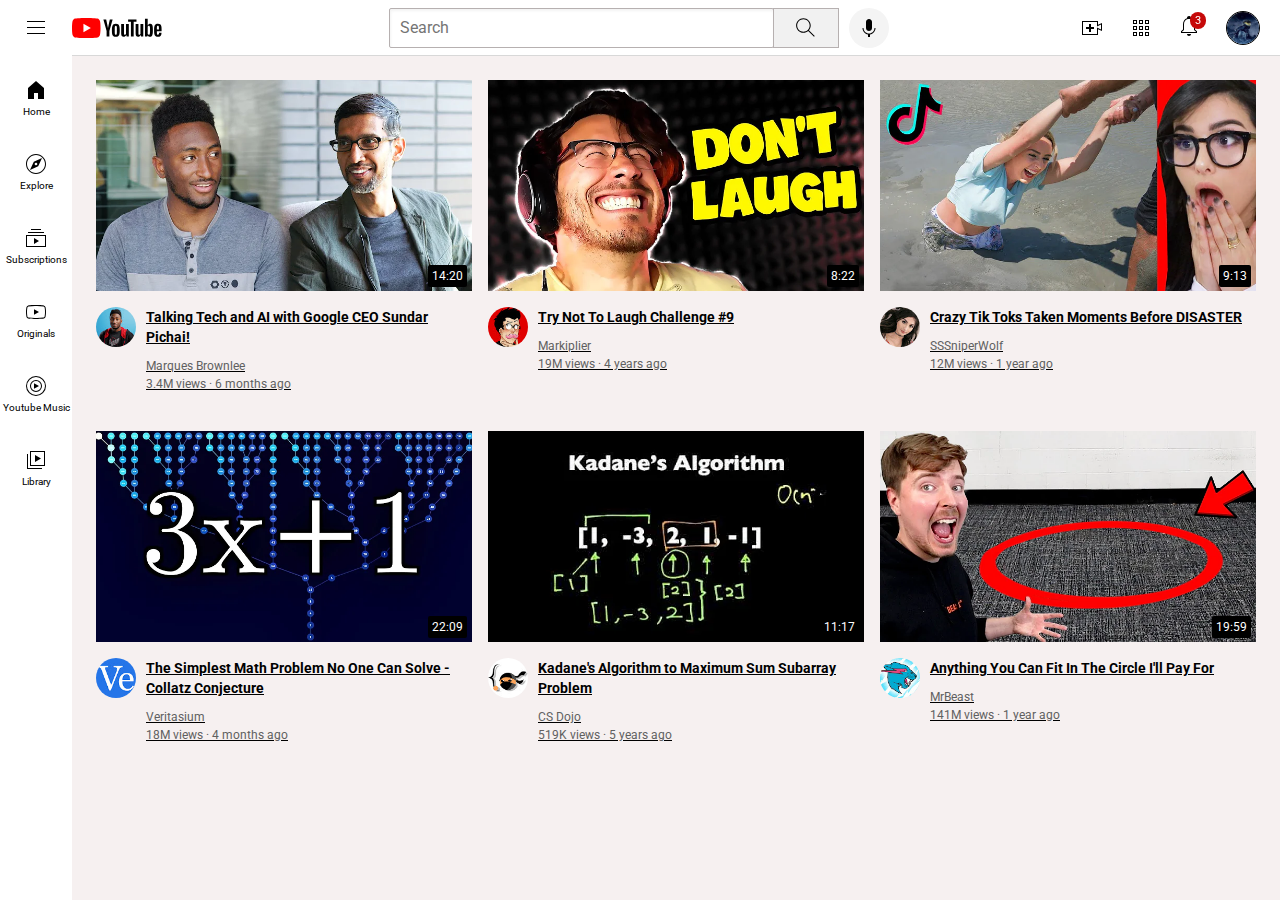
<file: index.html>
<!DOCTYPE html>
<html>
    <head>
        <title>Youtube.com Clone</title>


        <link rel="preconnect" href="https://fonts.googleapis.com">
        <link rel="preconnect" href="https://fonts.gstatic.com" crossorigin>
        <link href="https://fonts.googleapis.com/css2?family=Roboto:wght@400;700&display=swap" rel="stylesheet">

        <link rel="stylesheet" href="youtubestyles/general.css">
        <link rel="stylesheet" href="youtubestyles/header.css">
        <link rel="stylesheet" href="youtubestyles/video.css">
        <link rel="stylesheet"  href="youtubestyles/sidebar.css">
        
    </head>
    <body>
        <div class="header">
            <div class="left-section">
                <img class="hamburger-menu" src="icons/hamburger-menu.svg" alt="">
                <img class="youtube-logo" src="icons/youtube-logo.svg">
            </div>
            <div class="middle-section">
                <input class="search-bar" type="text" placeholder="Search">
                <button class="search-button">
                    <img class="search-icon" src="icons/search.svg">
                    <div class="tooltip">Search</div>
                </button>
                <button class="voice-button">
                    <img class="voice-icon" src="icons/voice-search-icon.svg">
                    <div class="tooltip">Search with your voice</div>
                </button>
            </div>
            <div class="right-section">
                <div class="upload-icon-container">
                    <img class="upload-icon" src="icons/upload.svg">
                    <div class="tooltip">Create</div>
                </div>
                
                <img class="youtube-apps-icon" src="icons/youtube-apps.svg">
                <div class="notifications-icon-container">
                    <img class="notifications-icon" src="icons/notifications.svg">
                    <div class="notifications-count">3</div>
                </div>
                <img class="halo" src="channel-pictures/Halopfp.jpeg">
            </div>
            
        </div>

        <div class="sidebar">
            <div class="sidebar-link">
                <img class="sidebar-link" src="icons/home.svg"> 
                <div>Home</div>
            </div>
            <div class="sidebar-link">
                <img class="sidebar-link" src="icons/explore.svg"> 
                <div>Explore</div>
            </div>
            <div class="sidebar-link">
                <img class="sidebar-link" src="icons/subscriptions.svg">
                <div>Subscriptions</div>
            </div>                 
            <div class="sidebar-link">
               <img class="sidebar-link" src="icons/originals.svg">
                <div>Originals</div>
            </div>                
            <div class="sidebar-link">
                <img class="sidebar-link" src="icons/youtube-music.svg">
                <div>Youtube Music</div>
            </div>                
            <div class="sidebar-link">
                <img class="sidebar-link" src="icons/library.svg">
                <div>Library</div>
            </div>
                
        </div>
        
    
        <div class="video-grid">
            <div class="video-preview">
                <div class="thumbnail-row">
                    <img class="thumbnail" src="thumbnails/thumbnail-1.webp">
                    <div class="video-time">14:20</div>
                </div>
                <div class="video-info-grid">
                    <div class="channel-picture">
                        <img class="profile-picture" src="channel-pictures/channel-1.jpeg">
                    </div>
                    <div class="video-info">
                        <p class="video-title">
                            Talking Tech and AI with Google CEO Sundar Pichai!
                        </p>
                        <p class="video-author">
                            Marques Brownlee
                        </p>
                        <p class="video-stats">
                            3.4M views &#183; 6 months ago
                        </p>
                    </div>               
                </div>
            </div>
            <div class="video-preview">
                <div class="thumbnail-row">
                    <img class="thumbnail" src="thumbnails/thumbnail-2.webp">
                    <div class="video-time">8:22</div>
                </div>
                <div class="video-info-grid">
                    <div class="channel-picture">
                        <img class="profile-picture" src="channel-pictures/channel-2.jpeg">
                    </div>
                    <div class="video-info">
                        <p class="video-title">
                            Try Not To Laugh Challenge #9
                        </p>
                        <p class="video-author">
                            Markiplier
                        </p>
                        <p class="video-stats">
                            19M views · 4 years ago
                        </p>
                    </div>               
                </div>
            </div>
            <div class="video-preview">
                <div class="thumbnail-row">
                    <img class="thumbnail" src="thumbnails/thumbnail-3.webp">
                    <div class="video-time">9:13</div>
                </div>
                <div class="video-info-grid">
                    <div class="channel-picture">
                        <img class="profile-picture" src="channel-pictures/channel-3.jpeg">
                    </div>
                    <div class="video-info">
                        <p class="video-title">
                            Crazy Tik Toks Taken Moments Before DISASTER
                        </p>
                        <p class="video-author">
                            SSSniperWolf
                        </p>
                        <p class="video-stats">
                            12M views · 1 year ago
                        </p>
                    </div>               
                </div>
            </div>
            <div class="video-preview">
                <div class="thumbnail-row">
                    <img class="thumbnail" src="thumbnails/thumbnail-4.webp">
                    <div class="video-time">22:09</div>
                </div>
                <div class="video-info-grid">
                    <div class="channel-picture">
                        <img class="profile-picture" src="channel-pictures/channel-4.jpeg">
                    </div>
                    <div class="video-info">
                        <p class="video-title">
                            The Simplest Math Problem No One Can Solve - Collatz Conjecture
                        </p>
                        <p class="video-author">
                            Veritasium
                        </p>
                        <p class="video-stats">
                            18M views · 4 months ago
                        </p>
                    </div>               
                </div>
            </div>
            <div class="video-preview">
                <div class="thumbnail-row">
                    <img class="thumbnail" src="thumbnails/thumbnail-5.webp">
                    <div class="video-time">11:17</div>
                </div>
                <div class="video-info-grid">
                    <div class="channel-picture">
                        <img class="profile-picture" src="channel-pictures/channel-5.jpeg">
                    </div>
                    <div class="video-info">
                        <p class="video-title">
                            Kadane's Algorithm to Maximum Sum Subarray Problem
                        </p>
                        <p class="video-author">
                            CS Dojo
                        </p>
                        <p class="video-stats">
                            519K views · 5 years ago
                        </p>
                    </div>               
                </div>
            </div>
            <div class="video-preview">
                <div class="thumbnail-row">
                    <img class="thumbnail" src="thumbnails/thumbnail-6.webp">
                    <div class="video-time">19:59</div>
                </div>
                <div class="video-info-grid">
                    <div class="channel-picture">
                        <img class="profile-picture" src="channel-pictures/channel-6.jpeg">
                    </div>
                    <div class="video-info">
                        <p class="video-title">
                            Anything You Can Fit In The Circle I&#39;ll Pay For
                        </p>
                        <p class="video-author">
                            MrBeast
                        </p>
                        <p class="video-stats">
                            141M views · 1 year ago
                        </p>
                    </div>               
                </div>
            </div>
        </div>
        
            

    </body>
</html>
</file>
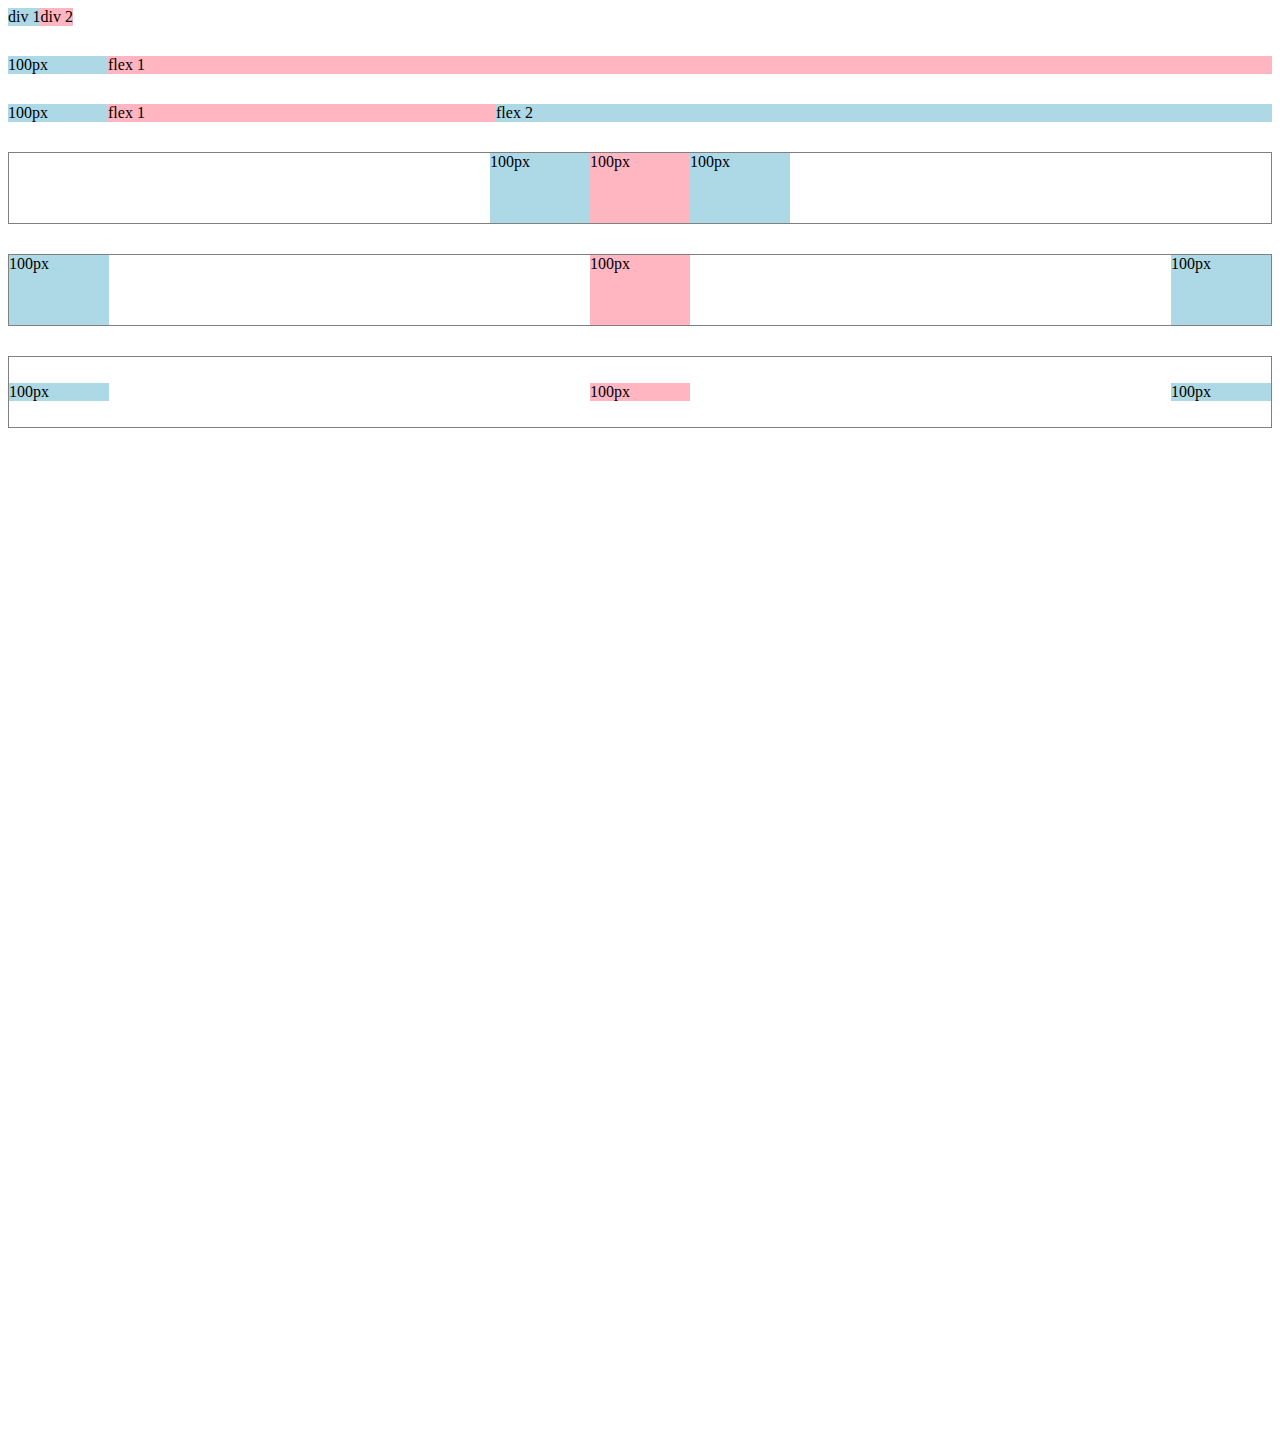
<file: flexbox.html>
<!DOCTYPE html>
<html>

<head>
	<title>flexbox</title>

</head>

<body style="padding-bottom: 1000px;">
	<div style="
		display: flex;
		flex-direction: row;
		">
		<div style="background-color: lightblue;">div 1</div>
		<div style="background-color: lightpink;">div 2</div>
	</div>

	<div style="
		margin-top: 30px;
		display: flex;
		flex-direction: row;
		">
		<div style="
			  background-color: lightblue;
			  width: 100px;
			">100px
		</div>
		<div style="background-color: lightpink;
			  flex: 1;
			">flex 1
		</div>
	</div>

	<div style="display: flex;
		flex-direction: row;
		margin-top: 30px;">
		<div style="background-color: lightblue;
		width: 100px;">100px</div>
		<div style="background-color: lightpink;
		flex: 1;">flex 1</div>
		<div style="background-color: lightblue;
		flex: 2;">flex 2</div>
	</div>

	<div style="display: flex;
		flex-direction: row;
		justify-content: center;
		margin-top: 30px;
		height: 70px;
		border-width: 1px;
		border-style: solid;
		border-color: gray;">
		<div style="background-color: lightblue;
		width: 100px;">100px</div>
		<div style="background-color: lightpink;
		width: 100px;">100px</div>
		<div style="background-color: lightblue;
		width: 100px;">100px</div>
	</div>

	<div style="display: flex;
		flex-direction: row;
		justify-content: space-between;
		margin-top: 30px;
		height: 70px;
		border-width: 1px;
		border-style: solid;
		border-color: gray;">
		<div style="background-color: lightblue;
		width: 100px;">100px</div>
		<div style="background-color: lightpink;
		width: 100px;">100px</div>
		<div style="background-color: lightblue;
		width: 100px;">100px</div>
	</div>

	<div style="display: flex;
		flex-direction: row;
		justify-content: space-between;
		align-items: center;
		margin-top: 30px;
		height: 70px;
		border-width: 1px;
		border-style: solid;
		border-color: gray;">
		<div style="background-color: lightblue;
		width: 100px;">100px</div>
		<div style="background-color: lightpink;
		width: 100px;">100px</div>
		<div style="background-color: lightblue;
		width: 100px;">100px</div>
	</div>

</body>

</html>
</file>
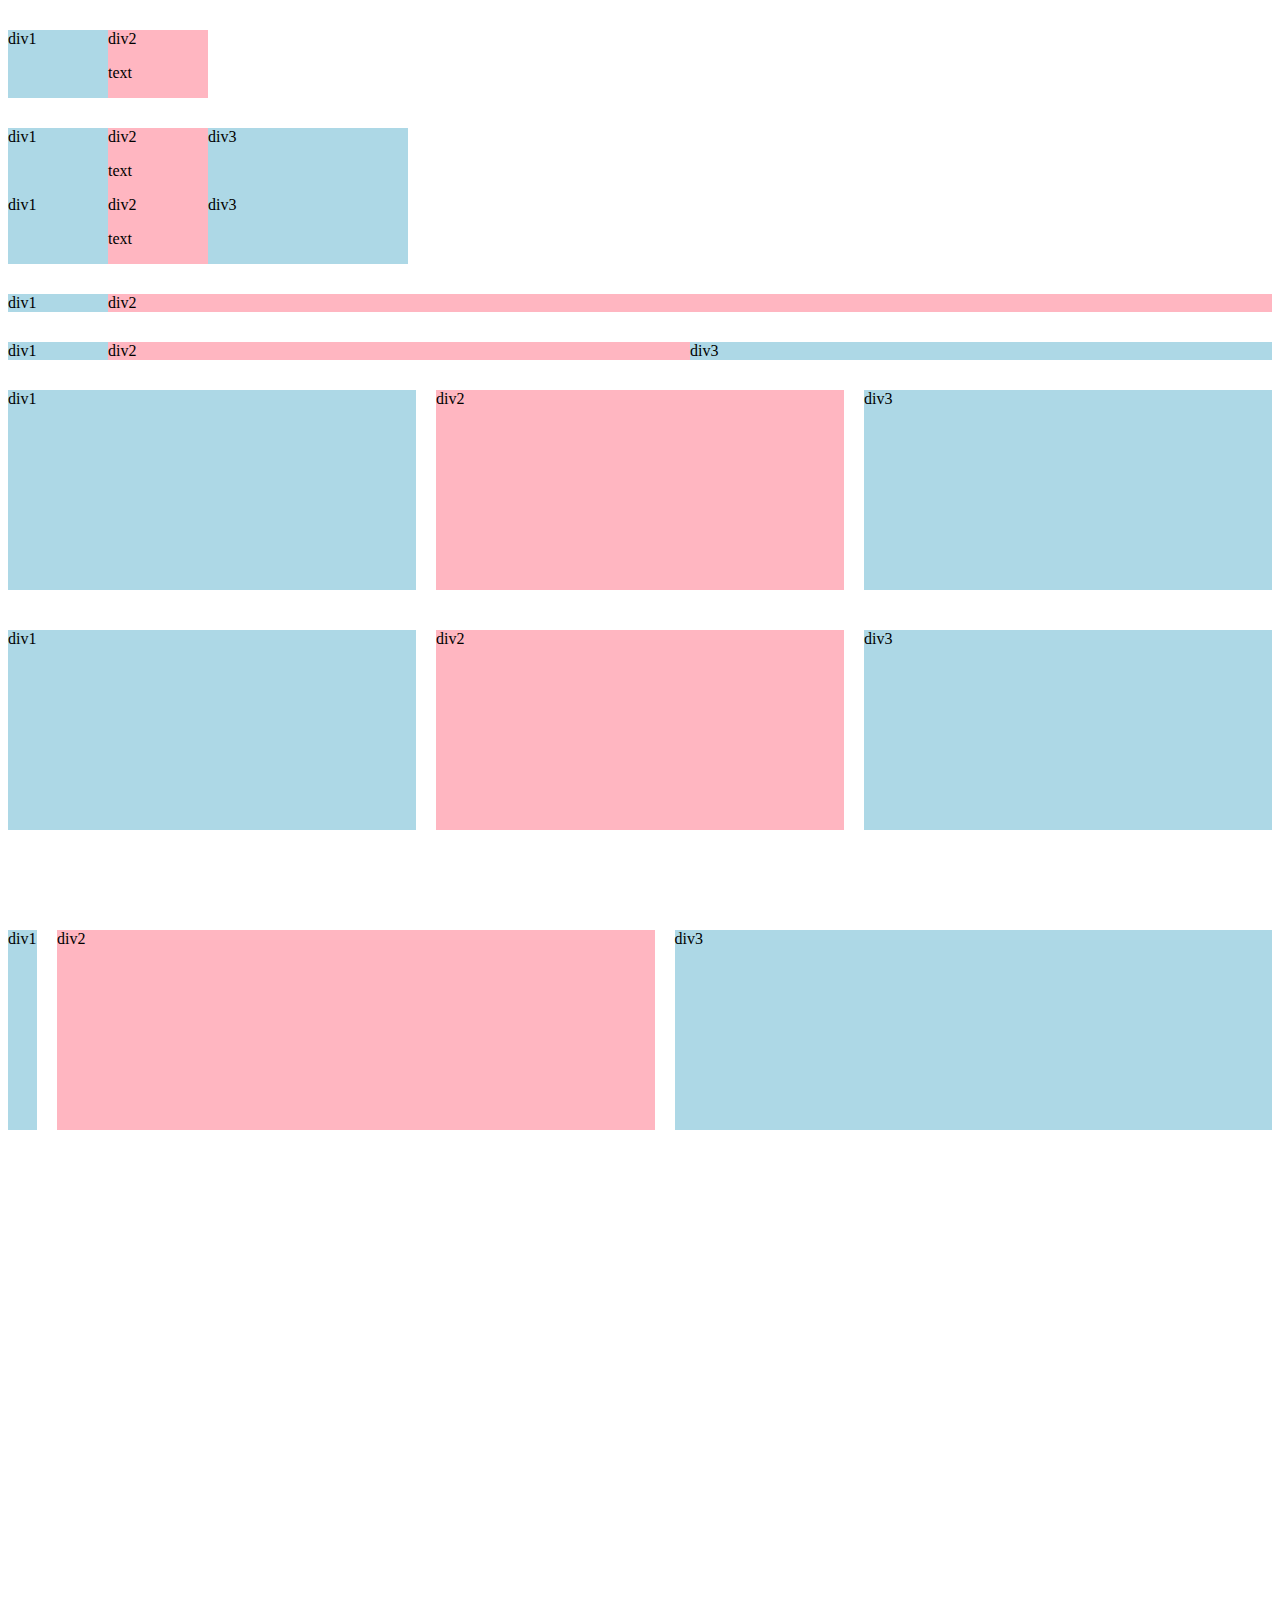
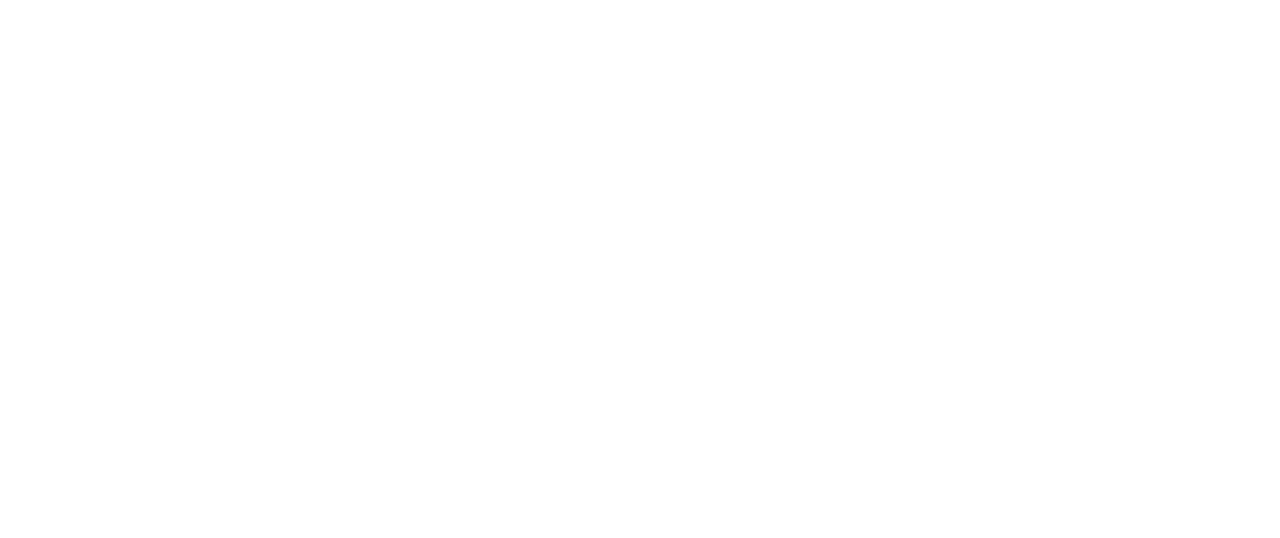
<file: grid.html>
<!DOCTYPE html>
<html>

<head>
    <title>Grid Practice</title>
</head>
<body style="padding-bottom: 1000px;">
    <div style="
        margin-top: 30px;
        display: grid;
        grid-template-columns: 100px 100px;
    ">
        <div style="background-color: lightblue;">div1</div>
        <div style="background-color: lightpink;">div2<p>text</p></div>
    </div>

    <div style="
        margin-top: 30px;
        display: grid;
        grid-template-columns: 100px 100px 200px;
    ">
        <div style="background-color: lightblue;">div1</div>
        <div style="background-color: lightpink;">div2<p>text</p></div>
        <div style="background-color: lightblue;">div3</div>
        <div style="background-color: lightblue;">div1</div>
        <div style="background-color: lightpink;">div2<p>text</p></div>
        <div style="background-color: lightblue;">div3</div>
    </div>

    <div style="
        margin-top: 30px;
        display: grid;
        grid-template-columns: 100px 1fr;
    ">
        <div style="background-color: lightblue;">div1</div>
        <div style="background-color: lightpink;">div2</div>
    </div>
    <div style="
        margin-top: 30px;
        display: grid;
        grid-template-columns: 100px 1fr 1fr;
    ">
        <div style="background-color: lightblue;">div1</div>
        <div style="background-color: lightpink;">div2</div>
        <div style="background-color: lightblue;">div3</div>
    </div>

    </div>
    <div style="
        margin-top: 30px;
        display: grid;
        grid-template-columns: 1fr 1fr 1fr;
        column-gap: 20px;
        row-gap: 40px;
    ">
        <div style="background-color: lightblue; height: 200px;">div1</div>
        <div style="background-color: lightpink; height: 200px;">div2</div>
        <div style="background-color: lightblue; height: 200px">div3</div>
        <div style="background-color: lightblue; height: 200px;">div1</div>
        <div style="background-color: lightpink; height: 200px;">div2</div>
        <div style="background-color: lightblue; height: 200px">div3</div>
    </div>

    <div style="
        margin-top: 100px;
        display: grid;
        grid-template-columns: 29px 1fr 1fr;
        column-gap: 20px;
        row-gap: 45px;
    ">
        <div style="background-color: lightblue; height: 200px;">div1</div>
        <div style="background-color: lightpink; height: 200px;">div2</div>
        <div style="background-color: lightblue; height: 200px">div3</div>
    </div>



</body>

</html>
</file>
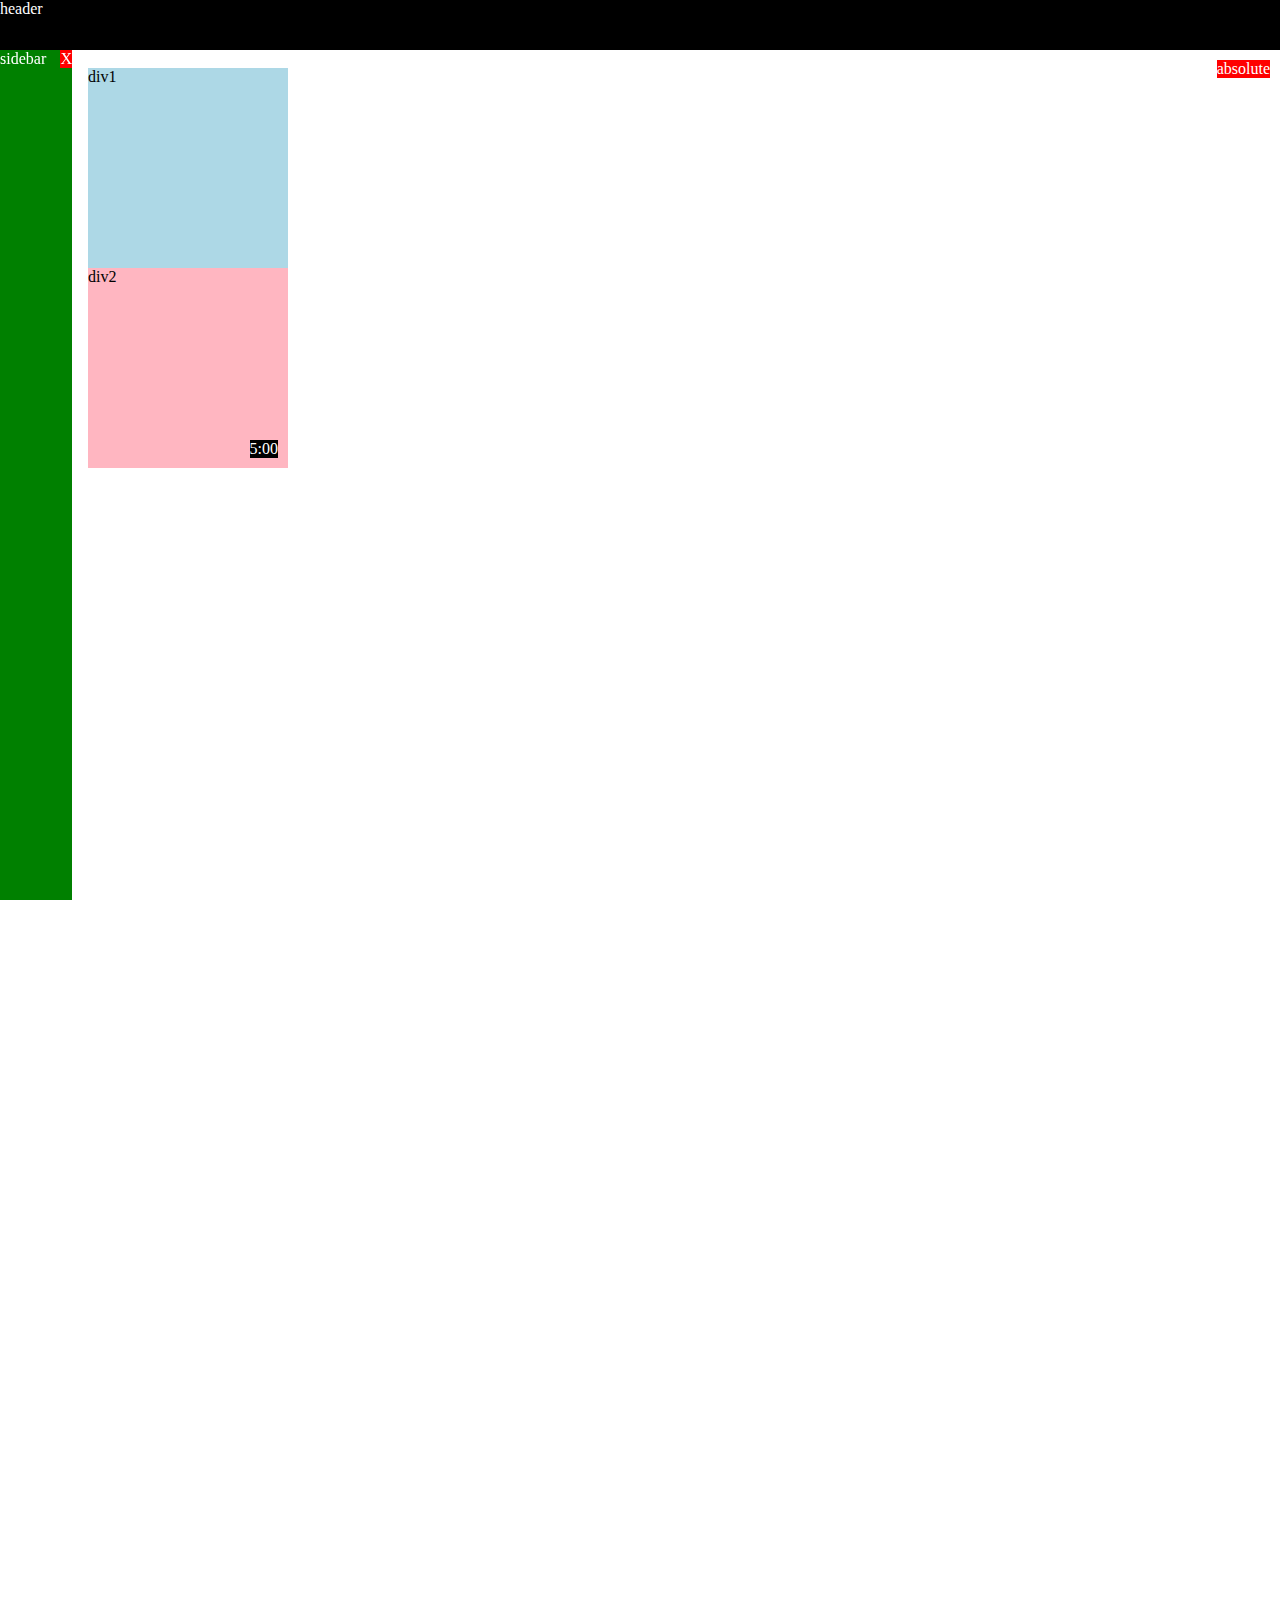
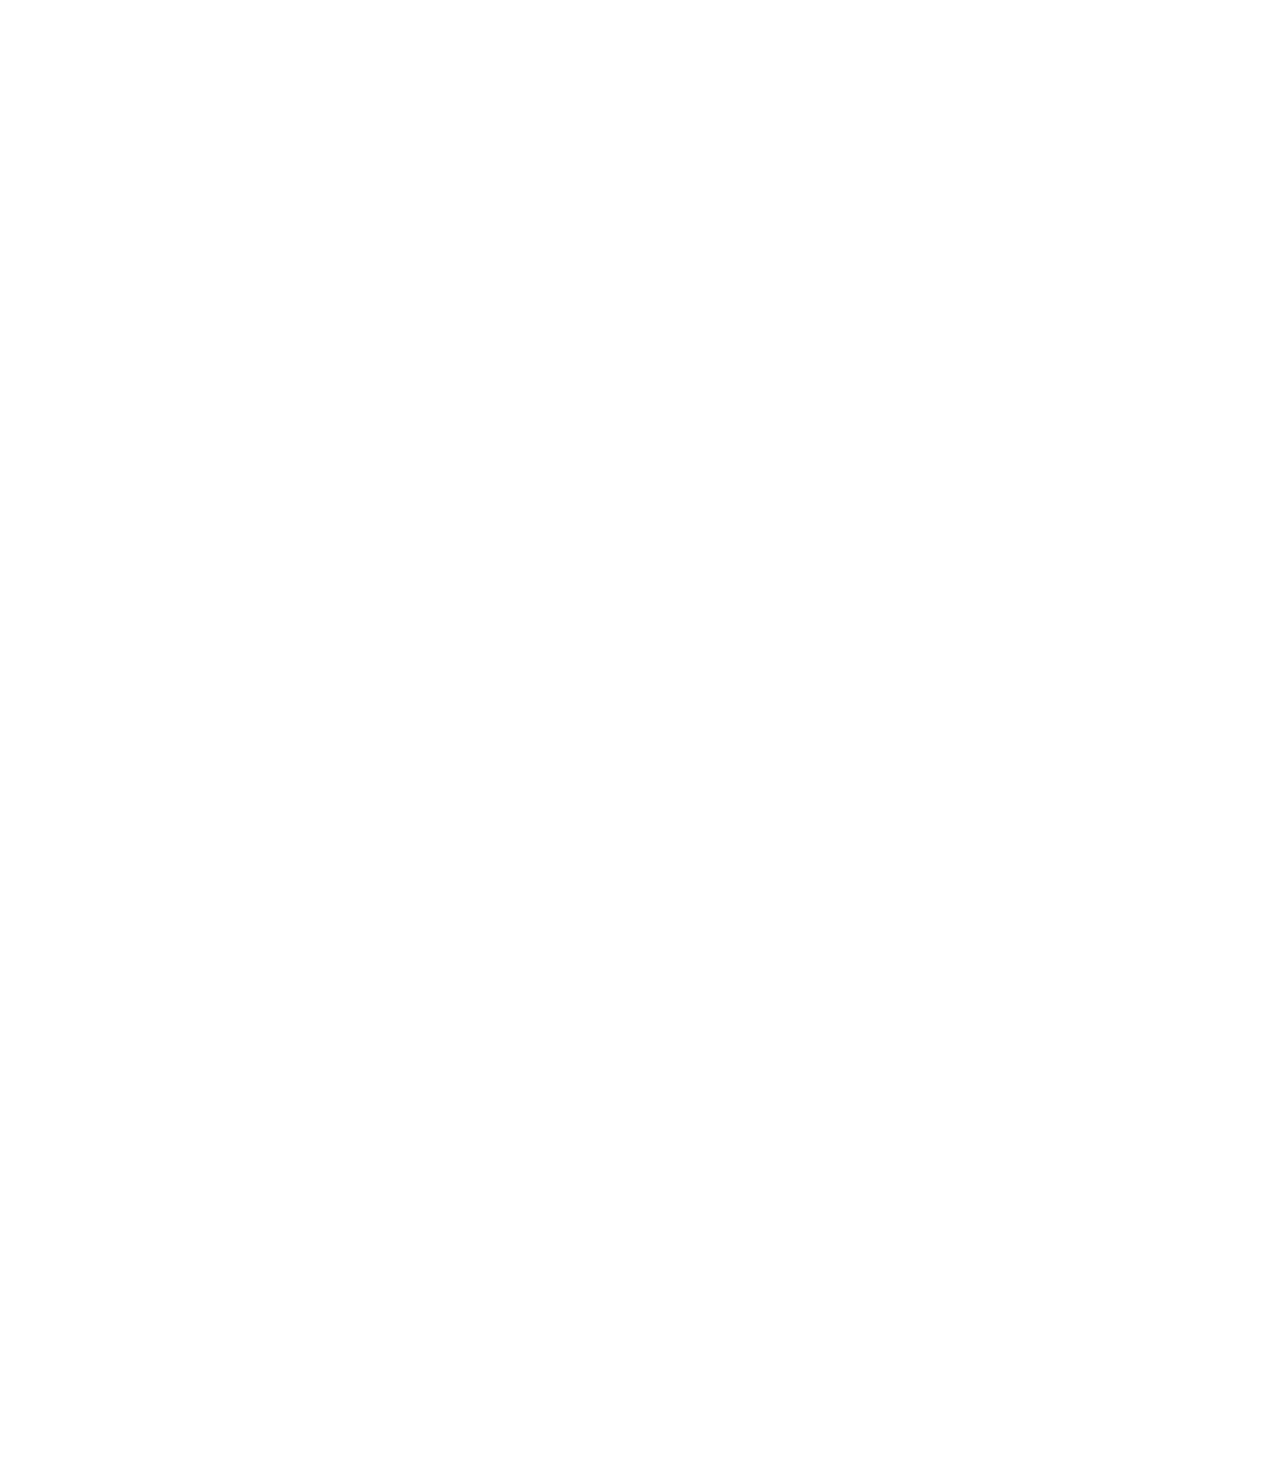
<file: position.html>
<!DOCTYPE html>
<html>
    <head>
        <title>Position Practice</title>
    </head>
    <body style="height: 3000px;
        padding-top: 60px;
        padding-left: 80px;">
        <div style="background-color: black;
        color: white;
        position: fixed;
        top: 0px;
        left: 0px;
        right: 0px;
        height: 50px;
        z-index: 100;">header</div>

        <div style="background-color: green;
        color: white;
        position: fixed;
        left: 0;
        bottom: 0;
        top: 50px;
        width: 72px;">sidebar
            <div style="position: absolute;
            background-color: red;
            color: white;
            right: 0px;
            top: 0px;">
                X
            </div>
        </div>

        <div style="position: absolute;
        background-color: red;
        color: white;
        right: 10px;
        top: 60px;">
            absolute
        </div>

        <div style="background-color: lightblue;
        height: 200px;
        width: 200px;
        position: static;">div1</div>
        <div style="background-color: lightpink;
        height: 200px;
        width: 200px;
        position: relative;">div2
            <div style="position: absolute;
            background-color: black;
            color: white;
            bottom: 10px;
            right: 10px;">
                5:00
        </div></div>
    </body>
</html>
</file>
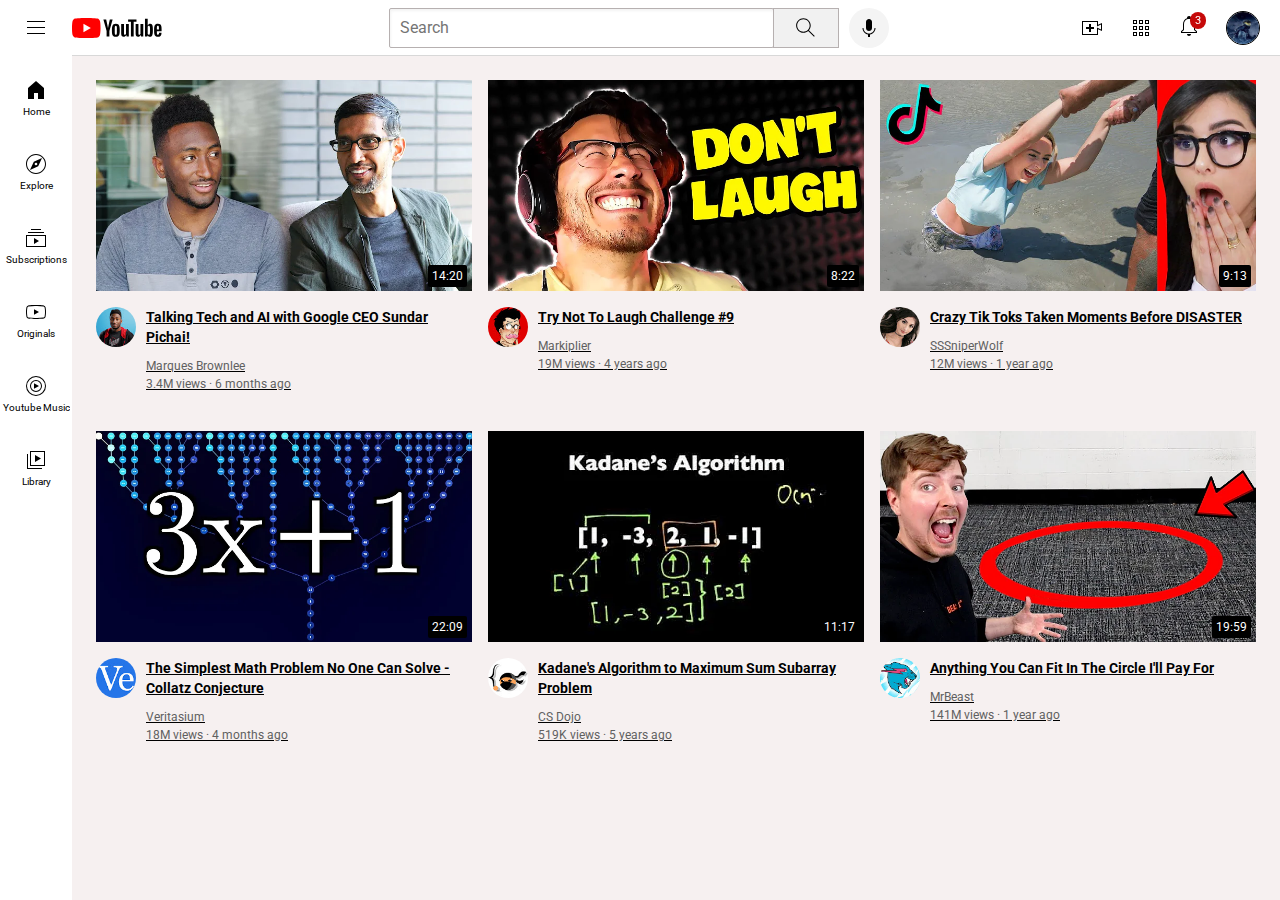
<file: youtube.html>
<!DOCTYPE html>
<html>
    <head>
        <title>Youtube.com Clone</title>


        <link rel="preconnect" href="https://fonts.googleapis.com">
        <link rel="preconnect" href="https://fonts.gstatic.com" crossorigin>
        <link href="https://fonts.googleapis.com/css2?family=Roboto:wght@400;700&display=swap" rel="stylesheet">

        <link rel="stylesheet" href="youtubestyles/general.css">
        <link rel="stylesheet" href="youtubestyles/header.css">
        <link rel="stylesheet" href="youtubestyles/video.css">
        <link rel="stylesheet"  href="youtubestyles/sidebar.css">
        
    </head>
    <body>
        <div class="header">
            <div class="left-section">
                <img class="hamburger-menu" src="icons/hamburger-menu.svg" alt="">
                <img class="youtube-logo" src="icons/youtube-logo.svg">
            </div>
            <div class="middle-section">
                <input class="search-bar" type="text" placeholder="Search">
                <button class="search-button">
                    <img class="search-icon" src="icons/search.svg">
                    <div class="tooltip">Search</div>
                </button>
                <button class="voice-button">
                    <img class="voice-icon" src="icons/voice-search-icon.svg">
                    <div class="tooltip">Search with your voice</div>
                </button>
            </div>
            <div class="right-section">
                <div class="upload-icon-container">
                    <img class="upload-icon" src="icons/upload.svg">
                    <div class="tooltip">Create</div>
                </div>
                
                <img class="youtube-apps-icon" src="icons/youtube-apps.svg">
                <div class="notifications-icon-container">
                    <img class="notifications-icon" src="icons/notifications.svg">
                    <div class="notifications-count">3</div>
                </div>
                <img class="halo" src="channel-pictures/Halopfp.jpeg">
            </div>
            
        </div>

        <div class="sidebar">
            <div class="sidebar-link">
                <img class="sidebar-link" src="icons/home.svg"> 
                <div>Home</div>
            </div>
            <div class="sidebar-link">
                <img class="sidebar-link" src="icons/explore.svg"> 
                <div>Explore</div>
            </div>
            <div class="sidebar-link">
                <img class="sidebar-link" src="icons/subscriptions.svg">
                <div>Subscriptions</div>
            </div>                 
            <div class="sidebar-link">
               <img class="sidebar-link" src="icons/originals.svg">
                <div>Originals</div>
            </div>                
            <div class="sidebar-link">
                <img class="sidebar-link" src="icons/youtube-music.svg">
                <div>Youtube Music</div>
            </div>                
            <div class="sidebar-link">
                <img class="sidebar-link" src="icons/library.svg">
                <div>Library</div>
            </div>
                
        </div>
        
    
        <div class="video-grid">
            <div class="video-preview">
                <div class="thumbnail-row">
                    <img class="thumbnail" src="thumbnails/thumbnail-1.webp">
                    <div class="video-time">14:20</div>
                </div>
                <div class="video-info-grid">
                    <div class="channel-picture">
                        <img class="profile-picture" src="channel-pictures/channel-1.jpeg">
                    </div>
                    <div class="video-info">
                        <p class="video-title">
                            Talking Tech and AI with Google CEO Sundar Pichai!
                        </p>
                        <p class="video-author">
                            Marques Brownlee
                        </p>
                        <p class="video-stats">
                            3.4M views &#183; 6 months ago
                        </p>
                    </div>               
                </div>
            </div>
            <div class="video-preview">
                <div class="thumbnail-row">
                    <img class="thumbnail" src="thumbnails/thumbnail-2.webp">
                    <div class="video-time">8:22</div>
                </div>
                <div class="video-info-grid">
                    <div class="channel-picture">
                        <img class="profile-picture" src="channel-pictures/channel-2.jpeg">
                    </div>
                    <div class="video-info">
                        <p class="video-title">
                            Try Not To Laugh Challenge #9
                        </p>
                        <p class="video-author">
                            Markiplier
                        </p>
                        <p class="video-stats">
                            19M views · 4 years ago
                        </p>
                    </div>               
                </div>
            </div>
            <div class="video-preview">
                <div class="thumbnail-row">
                    <img class="thumbnail" src="thumbnails/thumbnail-3.webp">
                    <div class="video-time">9:13</div>
                </div>
                <div class="video-info-grid">
                    <div class="channel-picture">
                        <img class="profile-picture" src="channel-pictures/channel-3.jpeg">
                    </div>
                    <div class="video-info">
                        <p class="video-title">
                            Crazy Tik Toks Taken Moments Before DISASTER
                        </p>
                        <p class="video-author">
                            SSSniperWolf
                        </p>
                        <p class="video-stats">
                            12M views · 1 year ago
                        </p>
                    </div>               
                </div>
            </div>
            <div class="video-preview">
                <div class="thumbnail-row">
                    <img class="thumbnail" src="thumbnails/thumbnail-4.webp">
                    <div class="video-time">22:09</div>
                </div>
                <div class="video-info-grid">
                    <div class="channel-picture">
                        <img class="profile-picture" src="channel-pictures/channel-4.jpeg">
                    </div>
                    <div class="video-info">
                        <p class="video-title">
                            The Simplest Math Problem No One Can Solve - Collatz Conjecture
                        </p>
                        <p class="video-author">
                            Veritasium
                        </p>
                        <p class="video-stats">
                            18M views · 4 months ago
                        </p>
                    </div>               
                </div>
            </div>
            <div class="video-preview">
                <div class="thumbnail-row">
                    <img class="thumbnail" src="thumbnails/thumbnail-5.webp">
                    <div class="video-time">11:17</div>
                </div>
                <div class="video-info-grid">
                    <div class="channel-picture">
                        <img class="profile-picture" src="channel-pictures/channel-5.jpeg">
                    </div>
                    <div class="video-info">
                        <p class="video-title">
                            Kadane's Algorithm to Maximum Sum Subarray Problem
                        </p>
                        <p class="video-author">
                            CS Dojo
                        </p>
                        <p class="video-stats">
                            519K views · 5 years ago
                        </p>
                    </div>               
                </div>
            </div>
            <div class="video-preview">
                <div class="thumbnail-row">
                    <img class="thumbnail" src="thumbnails/thumbnail-6.webp">
                    <div class="video-time">19:59</div>
                </div>
                <div class="video-info-grid">
                    <div class="channel-picture">
                        <img class="profile-picture" src="channel-pictures/channel-6.jpeg">
                    </div>
                    <div class="video-info">
                        <p class="video-title">
                            Anything You Can Fit In The Circle I&#39;ll Pay For
                        </p>
                        <p class="video-author">
                            MrBeast
                        </p>
                        <p class="video-stats">
                            141M views · 1 year ago
                        </p>
                    </div>               
                </div>
            </div>
        </div>
        
            

    </body>
</html>
</file>
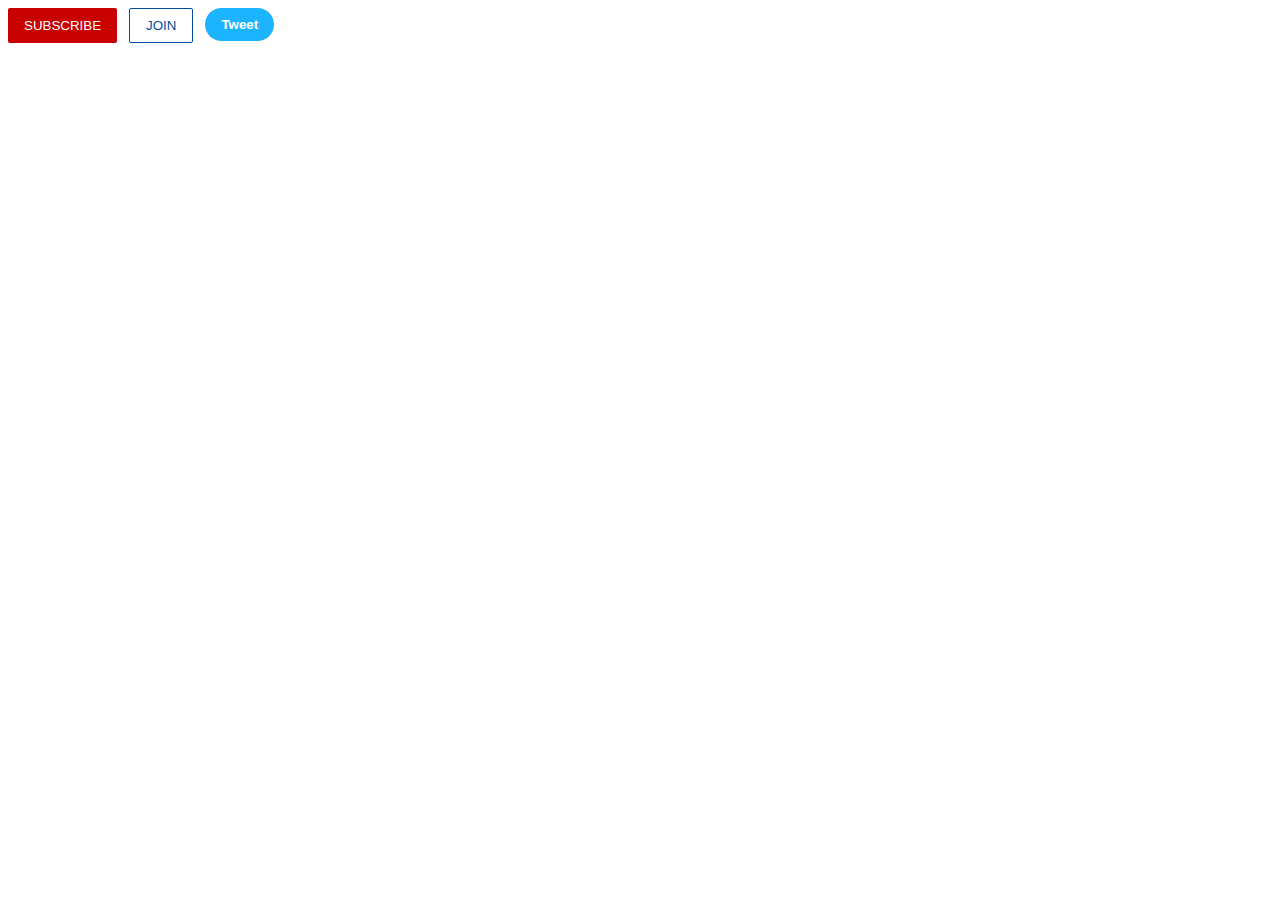
<file: intro-to-html/buttons.html>
<!DOCTYPE html>
<html>
    <head>
        <title>
            BUTTONS
        </title>
        <link rel="stylesheet" href="styles/buttons.css">
    </head>
    <body>
        <button class="subscribe-button">
            SUBSCRIBE
        </button>
        
        
        <button  class="join-button">
            JOIN 
        </button>
        
        
        <button class="tweet-button">
            Tweet
        </button>
    </body>
</html>
</file>
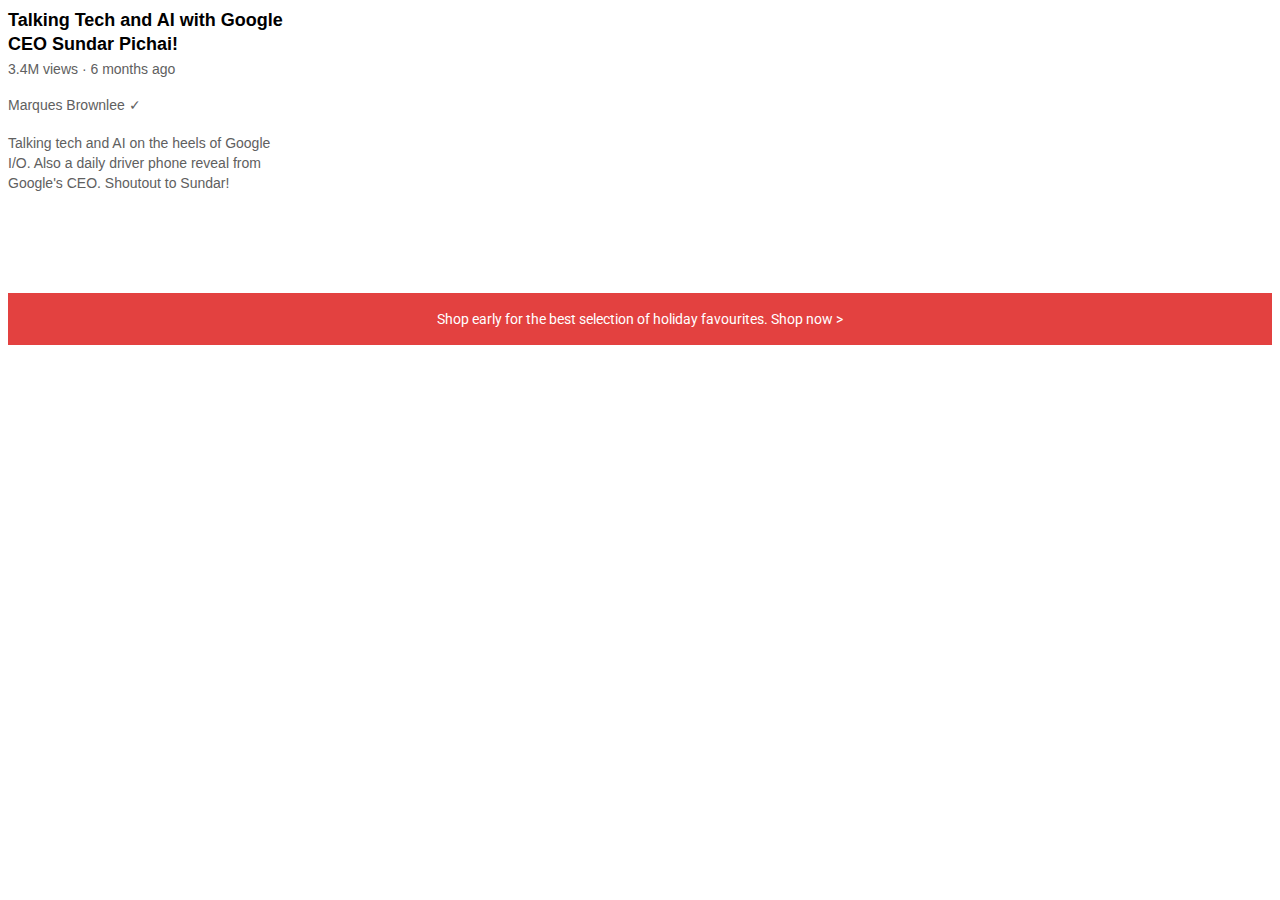
<file: intro-to-html/text.html>
<!DOCTYPE html>
<html>
    <head>
        <title>Youtube</title>
        <link rel="preconnect" href="https://fonts.googleapis.com">
        <link rel="preconnect" href="https://fonts.gstatic.com" crossorigin>
        <link href="https://fonts.googleapis.com/css2?family=Roboto:wght@400;700&display=swap" rel="stylesheet">

        <link rel="stylesheet" href="styles/text.css">

    </head>
    <body>
        <p class="video-title">
            Talking Tech and AI with Google CEO Sundar Pichai!
        </p>
        
        <p class="video-stats">
            3.4M views &#183; 6 months ago
        </p>
        
        <p class="video-author">
            Marques Brownlee &#10003;
        </p>
        
        <p class="video-description"> 
            Talking tech and AI on the heels of Google I/O. Also a daily driver phone reveal from Google's CEO. Shoutout to Sundar!
        
        </p>
        
        <p class="apple-text">
            Shop early for the best selection of holiday favourites. <span class="shopnow-text"> Shop now &gt; </span>
        
        </p>
    </body>
</html>
</file>
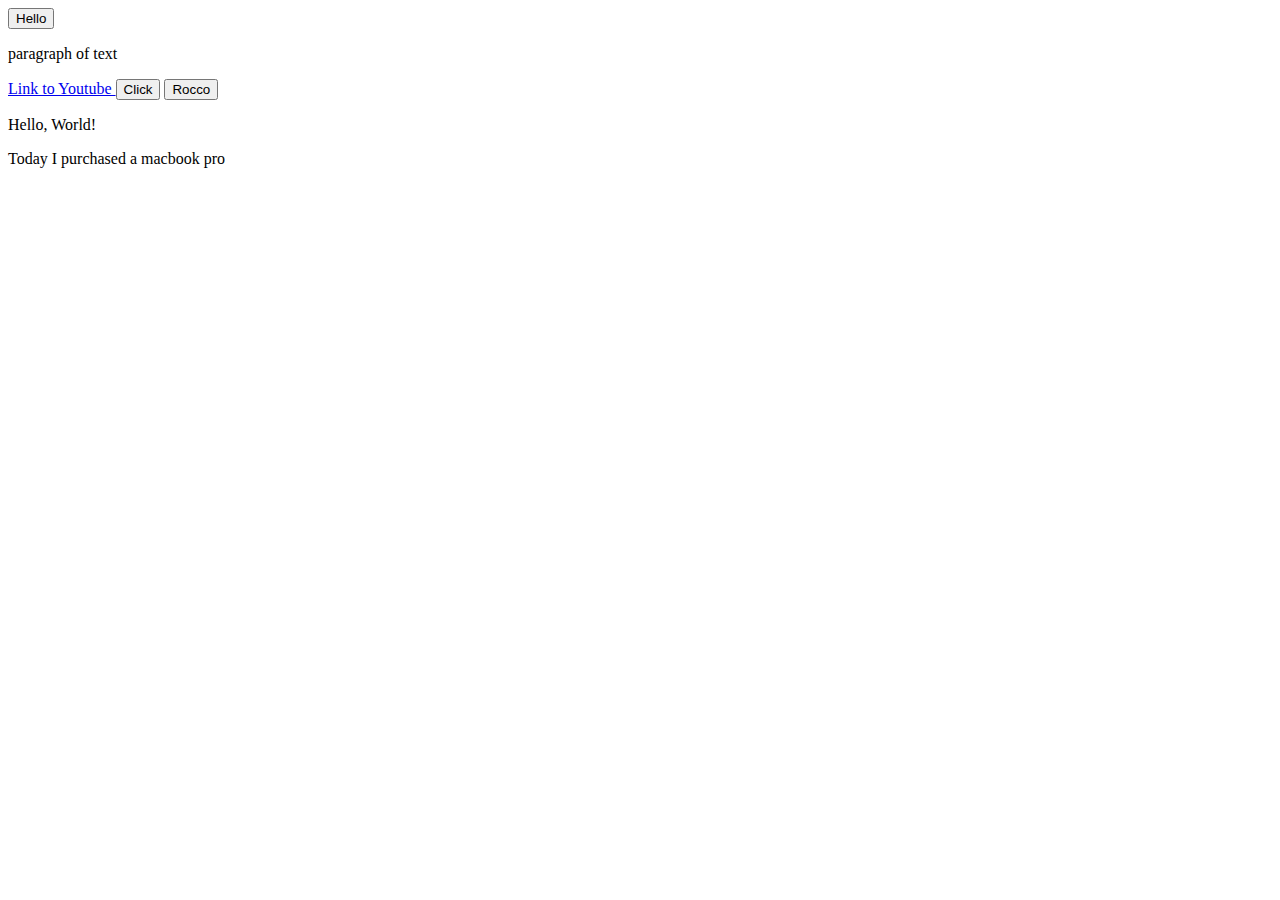
<file: intro-to-html/website.html>
<!DOCTYPE html>
<html>
  <head>
    <title>
      First Website
    </title>

  </head>
  <body>

  </body>
</html>



<button>
  Hello
</button>
<p>
  paragraph of text
</p>
<a href="https://www.youtube.com/" target="_blank">
  Link to Youtube
</a>

<button>
  Click
</button>
<button>
  Rocco
</button>
<p>
  Hello, World!
</p>
<p>
  Today I purchased a macbook pro
</p>
</file>
<file: youtubestyles/general.css>
p {
    font-family: roboto, Arial;
    margin-top: 0px;
    margin-bottom: 0px;
}

body {
    margin: 0;
    padding-top: 80px;
    padding-left: 96px;
    padding-right: 24px;
    background-color: rgb(246, 240, 240);
}
</file>
<file: youtubestyles/header.css>
.header {
    height: 55px;

    display: flex;
    flex-direction: row;
    justify-content: space-between;

    position: fixed;
    top: 0;
    left: 0;
    right: 0;

    z-index: 100;

    background-color: white;
    border-bottom-width: 1px;
    border-bottom-style: solid;
    border-bottom-color: rgb(216, 216, 216);
}

.left-section {
    display: flex;
    align-items: center;
}

.hamburger-menu {
    height: 24px;
    margin-left: 24px;
    margin-right: 24px;
}

.youtube-logo {
    height: 20px;
}

.middle-section {
    flex: 1;
    display: flex;
    align-items: center;
    margin-left: 70px;
    margin-right: 35px;
    max-width: 500px;
}

.search-button {
    height: 40px;
    width: 66px;
    background-color: rgb(241, 241, 241);
    border-width: 1px;
    border-style: solid;
    border-color: rgb(182, 176, 176);
    border: 1px solid rgb(182, 176, 176);
    margin-left: -1px;
    margin-right: 10px;
}

.search-button,
.voice-button,
.upload-icon-container {
    display: flex;
    justify-content: center;
    align-items: center;
    position: relative;
}

.search-button .tooltip,
.voice-button .tooltip,
.upload-icon-container .tooltip {
    font-family: roboto, arial;
    position: absolute;
    background-color: rgb(165, 165, 165);
    color: white;
    padding-top: 4px;
    padding-bottom: 4px;
    padding-left: 8px;
    padding-right: 8px;
    border-radius: 2px;
    font-size: 12px;
    bottom: -30px;
    opacity: 0;
    transition: opacity 0.15s;
    pointer-events: none;
    white-space: nowrap;
}

.search-button:hover .tooltip,
.voice-button:hover .tooltip,
.upload-icon-container:hover .tooltip {
    opacity: 1;
}

.search-icon {
    height: 25px;

}

.voice-button {
    height: 40px;
    width: 40px;
    border-radius: 20px;
    border: none;
    background-color: rgb(244, 244, 244);
}

.voice-icon {
    height: 24px;

}

.search-bar {
    flex: 1;
    height: 36px;
    padding-left: 10px;
    font-size: 16px;
    border-width: 1px;
    border-style: solid;
    border-color: rgb(182, 176, 176);
    border-radius: 2px;
    box-shadow: inset 1px 2px 3px rgba(0, 0, 0, .05);
    width: 0;
}

.search-bar::placeholder {
    font-family: roboto, arial;
    font-size: 16px;
}

.right-section {
    width: 180px;
    display: flex;
    align-items: center;
    justify-content: space-between;
    margin-right: 20px;
    flex-shrink: 0;
}

.upload-icon {
    height: 24px;
}

.youtube-apps-icon {
    height: 24px;
}

.notifications-icon {
    height: 24px;
}

.notifications-icon-container {
    position: relative;
}

.notifications-count {
    position: absolute;
    top: -2px;
    right: -5px;
    background-color: rgb(198, 9, 9);
    color: white;
    font-family: roboto, arial;
    font-size: 11px;
    padding-left: 5px;
    padding-right: 5px;
    padding-top: 2px;
    padding-bottom: 2px;
    border-radius: 100px;
}

.halo {
    width: 32px;
    height: 32px;
    border-radius: 100px;
    object-fit: cover;
    object-position: left;
    border-width: 1px;
    border-style: solid;
    border-color: rgb(0, 0, 0);
    
}
</file>
<file: youtubestyles/video.css>
.thumbnail {
    width: 100%;
}

.video-title {
    margin-top: 0;
    font-size: 14px;
    font-weight: bold;
    line-height: 20px;
    margin-bottom: 1opx;
}
.video-info-grid {
    display: grid;
    grid-template-columns: 50px 1fr;
}
.profile-picture {
    width: 36px;
    border-radius: 50px;
}
.thumbnail-row{
    margin-bottom: 8px;
    position: relative;
}
.video-author,
.video-stats {
    font-size: 12px;
    color: rgb(96, 96, 96);
}
.video-author {
    margin-bottom: 4px;
}
.video-grid {
    display: grid;
    grid-template-columns: 1fr 1fr 1fr;
    column-gap: 16px;
    row-gap: 40px;
    text-decoration: underline;
}

@media (max-width: 750px) {
    .video-grid {
        grid-template-columns: 1fr 1fr;
    }
}

@media (min-width: 751px) and (max-width: 999px) {
    video-grid {
        grid-template-columns: 1fr 1fr 1fr;
    }
}

@media (min-width: 1000px) {
    .video-grid {
        grid-template-columns: 1fr 1fr 1fr 1fr;
    }
}

 
.thumbnail {
    width: 100%;
}

.video-title {
    margin-top: 0;
    font-size: 14px;
    font-weight: bold;
    line-height: 20px;
    margin-bottom: 12px;
}
.video-info-grid {
    display: grid;
    grid-template-columns: 50px 1fr;
}
.profile-picture {
    width: 40px;
    border-radius: 50px;
}
.thumbnail-row{
    margin-bottom: 12px;
    position: relative;
}
.video-author,
.video-stats {
    font-size: 12px;
    color: rgb(96, 96, 96);
}
.video-author {
    margin-bottom: 4px;
}
.video-grid {
    display: grid;
    grid-template-columns: 1fr 1fr 1fr;
    column-gap: 16px;
    row-gap: 40px;
}

.video-time {
    font-family: roboto, arial;
    font-size: 12px;
    font-weight: 400;
    padding: 4px;
    border-radius: 2px;
    background-color: black;
    color: white;
    position: absolute;
    bottom: 8px;
    right: 5px;

}
</file>
<file: youtubestyles/sidebar.css>
.sidebar {
    position: fixed;
    left: 0;
    bottom: 0;
    top: 55px;
    background-color: white;
    width: 72px;
    z-index: 200;
    padding-top: 5px;
}

.sidebar-link {
    height: 74px;
    display: flex;
    justify-content: center;
    align-items: center;
    flex-direction: column;
    cursor: pointer;
}

.sidebar-link:hover {
    background-color: rgb(230, 230, 230);
}

.sidebar-link img {
    height: 24px;
    margin-bottom: 4px;
}

.sidebar-link div {
    font-family: roboto, arial;
    font-size: 10px;

}
</file>
<file: intro-to-html/styles/buttons.css>
.subscribe-button {
    background-color: rgb(200, 0, 0);
    color: white;
    border: none;
    padding-top: 10px;
    padding-bottom: 10px;
    padding-left: 16px;
    padding-right: 16px;
    border-radius: 2px;
    cursor: pointer;
    margin-right: 8px;
    transition: opacity 0.15s;
    vertical-align: top;

}

.subscribe-button:hover {

    opacity: 0.7;

}

.subscribe-button:active {

    opacity: 0.5;

}





.join-button {
    background-color: white;
    border-color: rgb(0, 77, 159);
    border-style: solid;
    border-width: 1px;
    color: rgb(0, 77, 159);
    padding-top: 9px;
    padding-bottom: 9px;
    padding-left: 16px;
    padding-right: 16px;
    border-radius: 2px;
    cursor: pointer;
    margin-right: 8px;
    transition: background-color .15s,
        color .15s;

}

.join-button:hover {
    background-color: rgb(0, 77, 159);
    color: white;
}
.join-button:active {
    opacity: 0.7;
}

.tweet-button {
    background-color: rgb(29, 180, 255);
    border-style: none;
    color: white;
    padding-top: 9px;
    padding-bottom: 9px;
    padding-left: 16px;
    padding-right: 16px;
    border-radius: 20px;
    font-weight: bold;
    font-size: 15;
    cursor: pointer;
    transition: box-shadow 0.15s;
    vertical-align: top;
    
}
.tweet-button:hover{
    box-shadow: 5px 5px 5px rgba(0, 0, 0, .15);


}
</file>
<file: intro-to-html/styles/text.css>
.video-title {
                font-family: Arial, Helvetica, sans-serif;
                font-weight: bold;
                font-size: 18px;
                width: 280px;
                line-height: 24px;
                margin-bottom: 5px;
            }
            
                .video-stats {
                    font-family: Arial, Helvetica, sans-serif;
                    font-size: 14px;
                    color: rgb(96, 96, 96);
                    margin-top: 0;
                    margin-bottom: 20px;
            
                }
            
                p {
                    font-family: roboto;
                    margin-top: 0;
                    margin-bottom: 0;
                }
            
                .video-author {
                    font-family: Arial, Helvetica, sans-serif;
                    color: rgb(96, 96, 96);
                    font-size: 14px;
                    margin-top: 0;
                    margin-bottom: 20px;
            
                }
                .video-description{
                    font-family: Arial, Helvetica, sans-serif;
                    font-size: 14px;
                    color: rgb(96, 96, 96);
                    width: 280px;
                    line-height: 20px;
                    margin-top: 0;
                    margin-bottom: 100px;
            
                }
                .apple-text {
                    margin-bottom: 50px;
                    font-size: 14px;
                    background-color: rgb(227, 65, 64);
                    color: white;
                    text-align: center;
                    padding-top: 18px;
                    padding-bottom: 18px;
                    
            
                }
                .shopnow-text {
                    cursor: pointer;
                }
            
                .shopnow-text:hover {
                    text-decoration: underline;
            
                }
</file>
